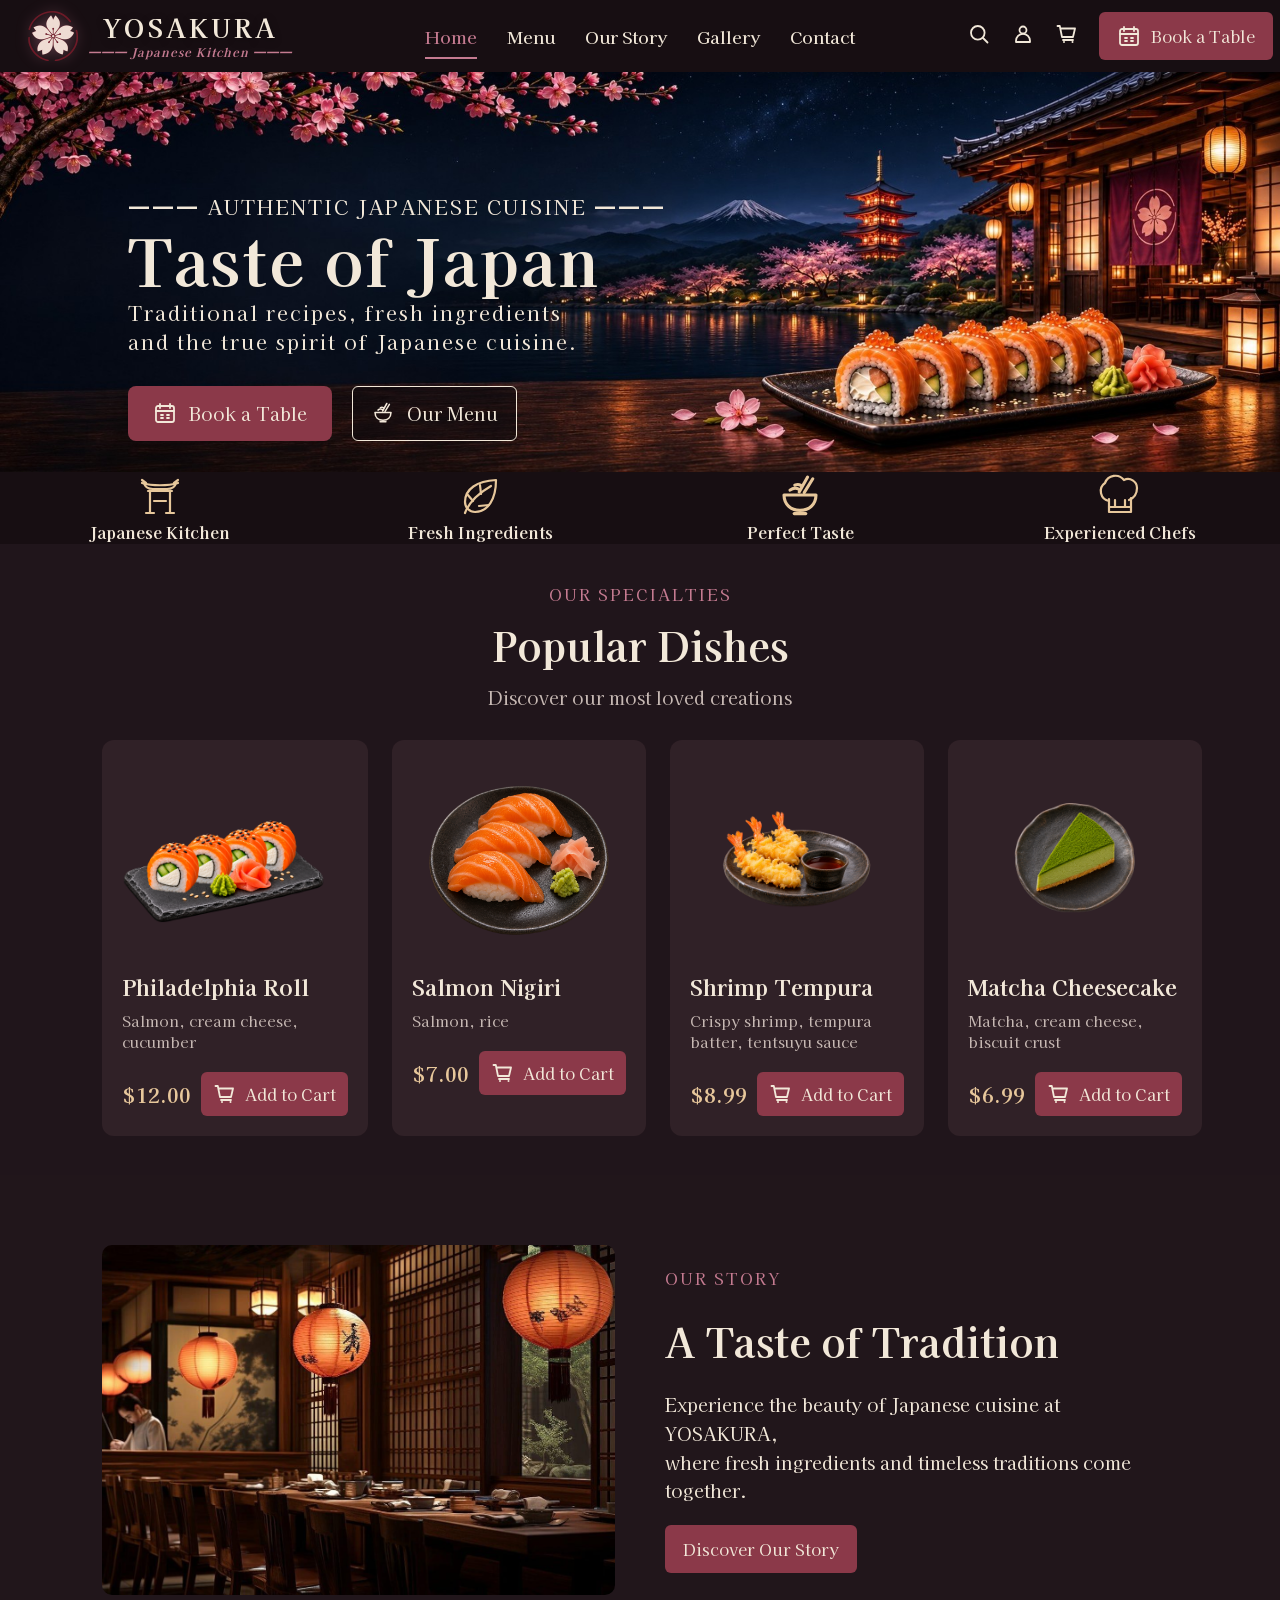
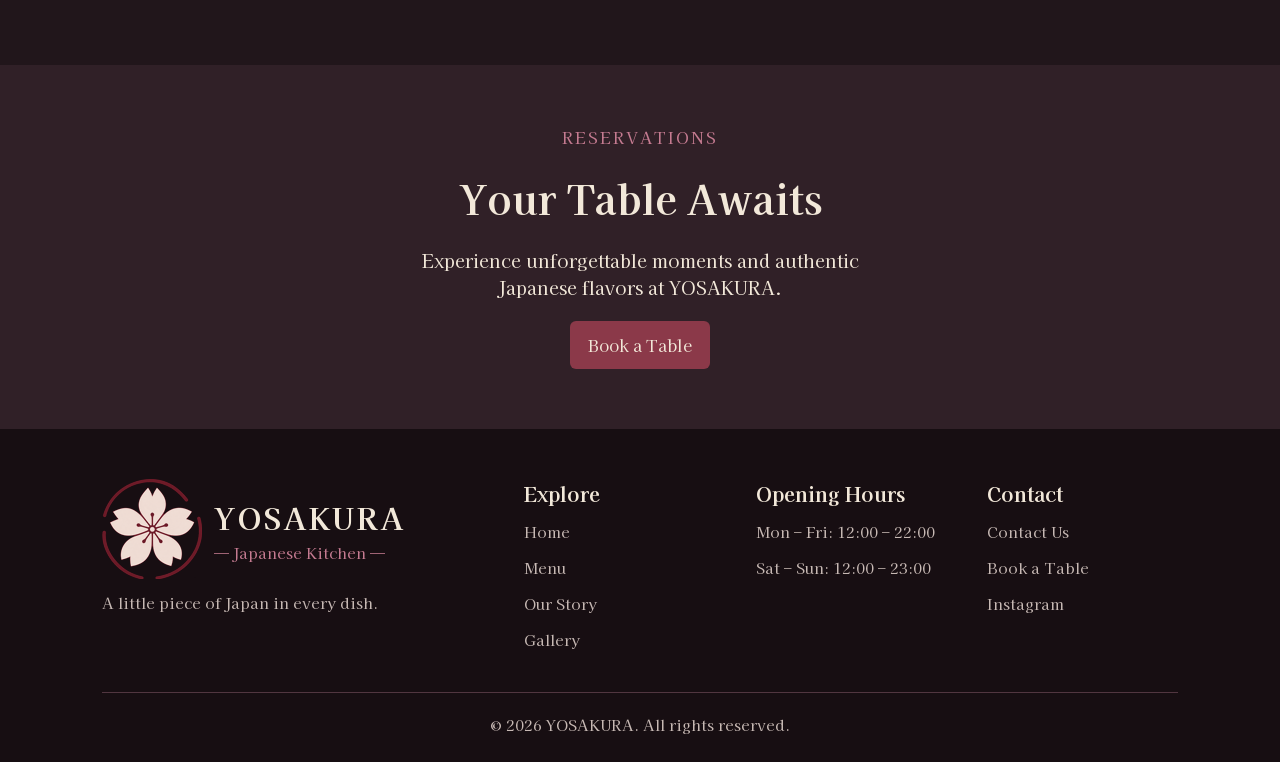
<file: index.html>
<!DOCTYPE html>
<html lang="en">
<head>
    <meta charset="UTF-8">
    <meta name="viewport" content="width=device-width, initial-scale=1.0">
    <link rel="preconnect" href="https://fonts.googleapis.com">
<link rel="preconnect" href="https://fonts.gstatic.com" crossorigin>

<link href="https://fonts.googleapis.com/css2?family=Kaisei+Decol:wght@400;500;700&family=LXGW+WenKai+TC&display=swap" rel="stylesheet">

<link rel="stylesheet" href="style.css">
    <title>Yosakura</title>
</head>
<body>
    <div id ="wrapper">
        <header id ="header">
            <a href="index.html"  class="logo">
                <img src="/img/logo.png" alt="logo">
                <div class ="name">
                <span>YOSAKURA</span>
                <p>━━━ Japanese Kitchen ━━━</p>
                </div>               
            </a>

            <nav>
                <a href="index.html" class="active">Home</a>
                <a href="menu.html">Menu</a>
                <a href="about.html">Our Story</a>
                <a href="gallery.html">Gallery</a>
                <a href="contacts.html">Contact</a>
            </nav>

            <div id = "icons">
                <a href="#"><img src="/img/search.svg" alt="search"></a>
                <a href="#"><img src="/img/account.svg" alt="account"></a>
                <a href="#"><img src="/img/cart.svg" alt="cart"></a>
                <a href="book.html" class ="book"><img src="/img/calendar.svg" alt="calendar"><span>Book a Table</span></a>
            </div>


        </header>

        <div id ="body">
            
            <div id="hero">
                <img src="/img/banner.jpg" alt="banner">
                <div class = "banner-text">
                    <p>━━━  AUTHENTIC JAPANESE CUISINE  ━━━</p>
                    <h1>Taste of Japan</h1>
                    <p>Traditional recipes, fresh ingredients<br>and the true spirit of Japanese cuisine.</p>
                    <div class="button">
                        <a href="#" class ="book"><img src="/img/calendar.svg" alt="calendar"><span>Book a Table</span></a>
                        <a href="#" class ="menu"><img src="/img/menu.svg" alt="menu"><span>Our Menu</span></a>
                    </div>
                </div>
            </div>
            
            <div id="features">
                <div><img src="/img/japanese-classics.svg" alt="japan_clasic"></a><p>Japanese Kitchen</p></div>
                <div><img src="/img/fresh-ingredients.svg" alt="fresh_ingrdnts"></a><p>Fresh Ingredients</p></div>
                <div><img src="/img/perfect_taste.svg" alt="r"></a><p>Perfect Taste</p></div>
                <div><img src="/img/experienced-chefs.svg" alt="exp_chefs"></a><p>Experienced Chefs</p></div>
            </div>

            <div id ="pop-dish">
                <p>OUR SPECIALTIES</p>
                <h2>Popular Dishes</h2>
                <p>Discover our most loved creations</p>
                <div class = "cards-line">
                    <div class="card">
                        <img src="/img/menu/philadelphia_full_plate.png" alt= "philadelphia">
                        <h3>Philadelphia Roll</h3>
                        <p class="contain">Salmon, cream cheese, cucumber</p>
                        <div class="card-bottom">
                            <p class="price">$12.00</p>
                            <a href="#" class="cart-but"><img src="/img/cart.svg" alt="add-to-cart">Add to Cart</a>
                        </div>
                    </div>

                    <div class="card">
                        <img src="/img/menu/sushi.png" alt= "salmon-nigiri">
                        <h3>Salmon Nigiri</h3>
                        <p class="contain">Salmon, rice</p>
                        <div class="card-bottom">
                            <p class="price">$7.00</p>
                            <a href="#" class="cart-but"><img src="/img/cart.svg" alt="add-to-cart">Add to Cart</a>
                        </div>
                    </div>

                    <div class="card">
                                    <img src="/img/menu/full_plate_shrimp-tempura.png" alt="Shrimp Tempura">
                                <h3>Shrimp Tempura</h3>
                                <p class="contain">Crispy shrimp, tempura batter, tentsuyu sauce</p>
                                <div class="card-bottom">
                                    <p class="price">$8.99</p>
                                    <a href="#" class="cart-but">
                                        <img src="/img/cart.svg" alt="add-to-cart">Add to Cart
                                    </a>
                                </div>
                            </div>

                            <div class="card">
                                    <img src="/img/menu/matcha-сheesecake1.png" alt="Matcha Cheesecake">
                                <h3>Matcha Cheesecake</h3>
                                <p class="contain">Matcha, cream cheese, biscuit crust</p>
                                <div class="card-bottom">
                                    <p class="price">$6.99</p>
                                    <a href="#" class="cart-but">
                                        <img src="/img/cart.svg" alt="add-to-cart">Add to Cart
                                    </a>
                                </div>
                            </div>


                </div>
            </div>

            <div id = "about">
                <div class ="about_img">
                    <img src="/img/restr.jfif" alt="restaraunt">
                </div>
                <div class ="about_text">
                    <p>OUR STORY</p>
                    <h2>A Taste of Tradition</h2>
                    <p>Experience the beauty of Japanese cuisine at YOSAKURA,<br>where fresh ingredients and timeless traditions come together.</p>
                    <a href="about.html" class="book">Discover Our Story</a>
                </div>
            </div>

            <div id = "booking">
                <p>RESERVATIONS</p>
                <h2>Your Table Awaits</h2>
                <p>Experience unforgettable moments and authentic<br>Japanese flavors at YOSAKURA.</p>
                <a href="booking.html" class="book">Book a Table</a>
            </div>
        </div>
        
        <footer id="footer">
            <div class="footer-col">
                <a href="index.html" class="footer-logo">
                    <img src="/img/logo.png" alt="logo">
                    <div>
                        <h2>YOSAKURA</h2>
                        <p>— Japanese Kitchen —</p>
                    </div>
                </a>
                <p>A little piece of Japan in every dish.</p>
            </div>

            <div class="footer-col">
                <h3>Explore</h3>
                <a href="index.html">Home</a>
                <a href="menu.html">Menu</a>
                <a href="about.html">Our Story</a>
                <a href="gallery.html">Gallery</a>
            </div>

            <div class="footer-col">
                <h3>Opening Hours</h3>
                <p>Mon – Fri: 12:00 – 22:00</p>
                <p>Sat – Sun: 12:00 – 23:00</p>
            </div>

            <div class="footer-col">
                <h3>Contact</h3>
                <a href="contact.html">Contact Us</a>
                <a href="booking.html">Book a Table</a>
                <a href="#">Instagram</a>
            </div>

            <div class="footer-bottom">
                <p>© 2026 YOSAKURA. All rights reserved.</p>
            </div>
        </footer>

    </div>
</body>
</html>
</file>
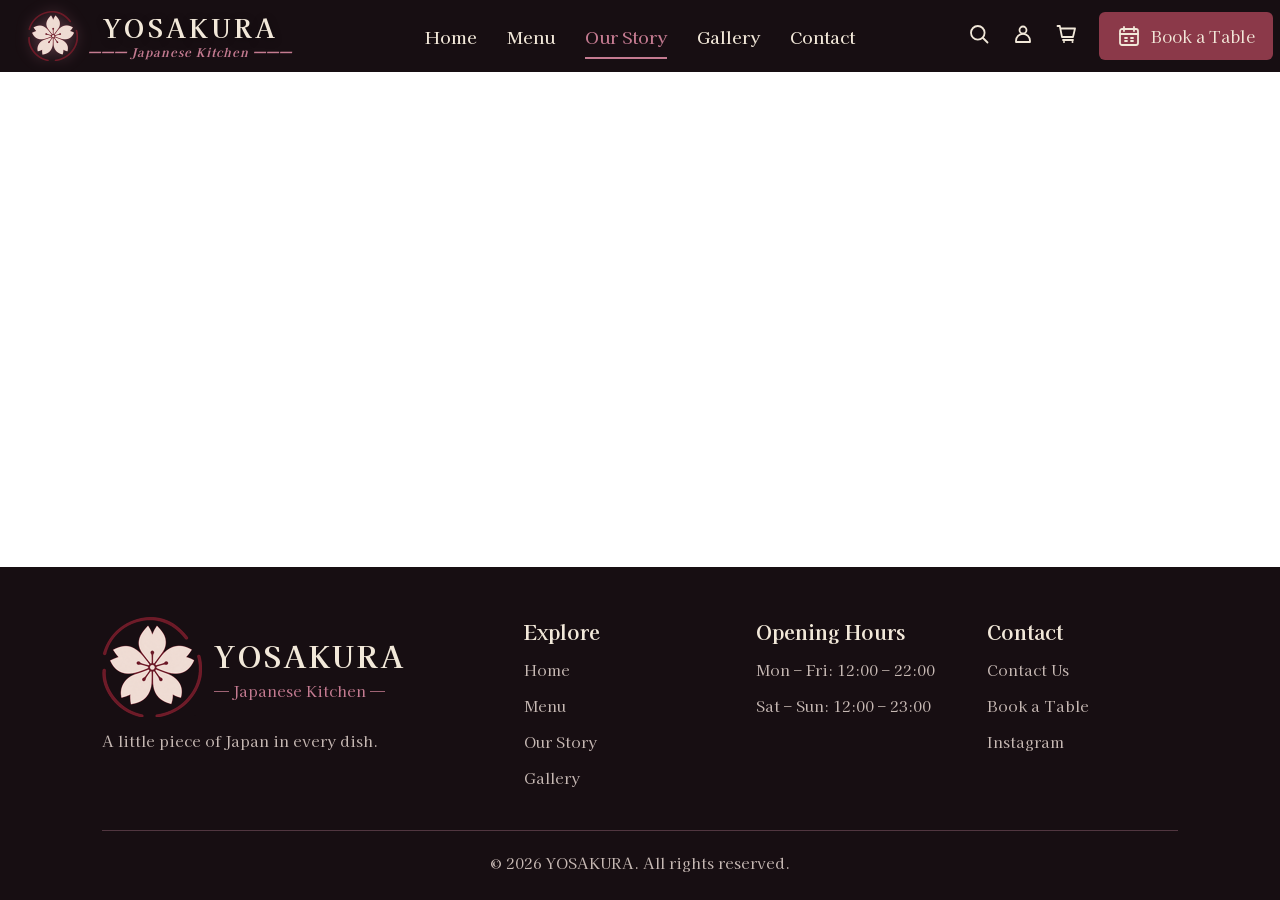
<file: about.html>
<!DOCTYPE html>
<html lang="en">
<head>
    <meta charset="UTF-8">
    <meta name="viewport" content="width=device-width, initial-scale=1.0">
    <link rel="preconnect" href="https://fonts.googleapis.com">
<link rel="preconnect" href="https://fonts.gstatic.com" crossorigin>

<link href="https://fonts.googleapis.com/css2?family=Kaisei+Decol:wght@400;500;700&family=LXGW+WenKai+TC&display=swap" rel="stylesheet">

<link rel="stylesheet" href="style.css">
    <title>Yosakura</title>
</head>
<body>
    <div id ="wrapper">
        <header id ="header">
            <a href="index.html"  class="logo">
                <img src="/img/logo.png" alt="logo">
                <div class ="name">
                <span>YOSAKURA</span>
                <p>━━━ Japanese Kitchen ━━━</p>
                </div>               
            </a>

            <nav>
                <a href="index.html">Home</a>
                <a href="menu.html">Menu</a>
                <a href="about.html" class="active">Our Story</a>
                <a href="gallery.html">Gallery</a>
                <a href="contacts.html">Contact</a>
            </nav>

            <div id = "icons">
                <a href="#"><img src="/img/search.svg" alt="search"></a>
                <a href="#"><img src="/img/account.svg" alt="account"></a>
                <a href="#"><img src="/img/cart.svg" alt="cart"></a>
                <a href="book.html" class ="book"><img src="/img/calendar.svg" alt="calendar"><span>Book a Table</span></a>
            </div>


        </header>

        <div id ="body">
        </div>
            

        
        <footer id="footer">
            <div class="footer-col">
                <a href="index.html" class="footer-logo">
                    <img src="/img/logo.png" alt="logo">
                    <div>
                        <h2>YOSAKURA</h2>
                        <p>— Japanese Kitchen —</p>
                    </div>
                </a>
                <p>A little piece of Japan in every dish.</p>
            </div>

            <div class="footer-col">
                <h3>Explore</h3>
                <a href="index.html">Home</a>
                <a href="menu.html">Menu</a>
                <a href="about.html">Our Story</a>
                <a href="gallery.html">Gallery</a>
            </div>

            <div class="footer-col">
                <h3>Opening Hours</h3>
                <p>Mon – Fri: 12:00 – 22:00</p>
                <p>Sat – Sun: 12:00 – 23:00</p>
            </div>

            <div class="footer-col">
                <h3>Contact</h3>
                <a href="contact.html">Contact Us</a>
                <a href="booking.html">Book a Table</a>
                <a href="#">Instagram</a>
            </div>

            <div class="footer-bottom">
                <p>© 2026 YOSAKURA. All rights reserved.</p>
            </div>
        </footer>

    </div>
</body>
</html>
</file>
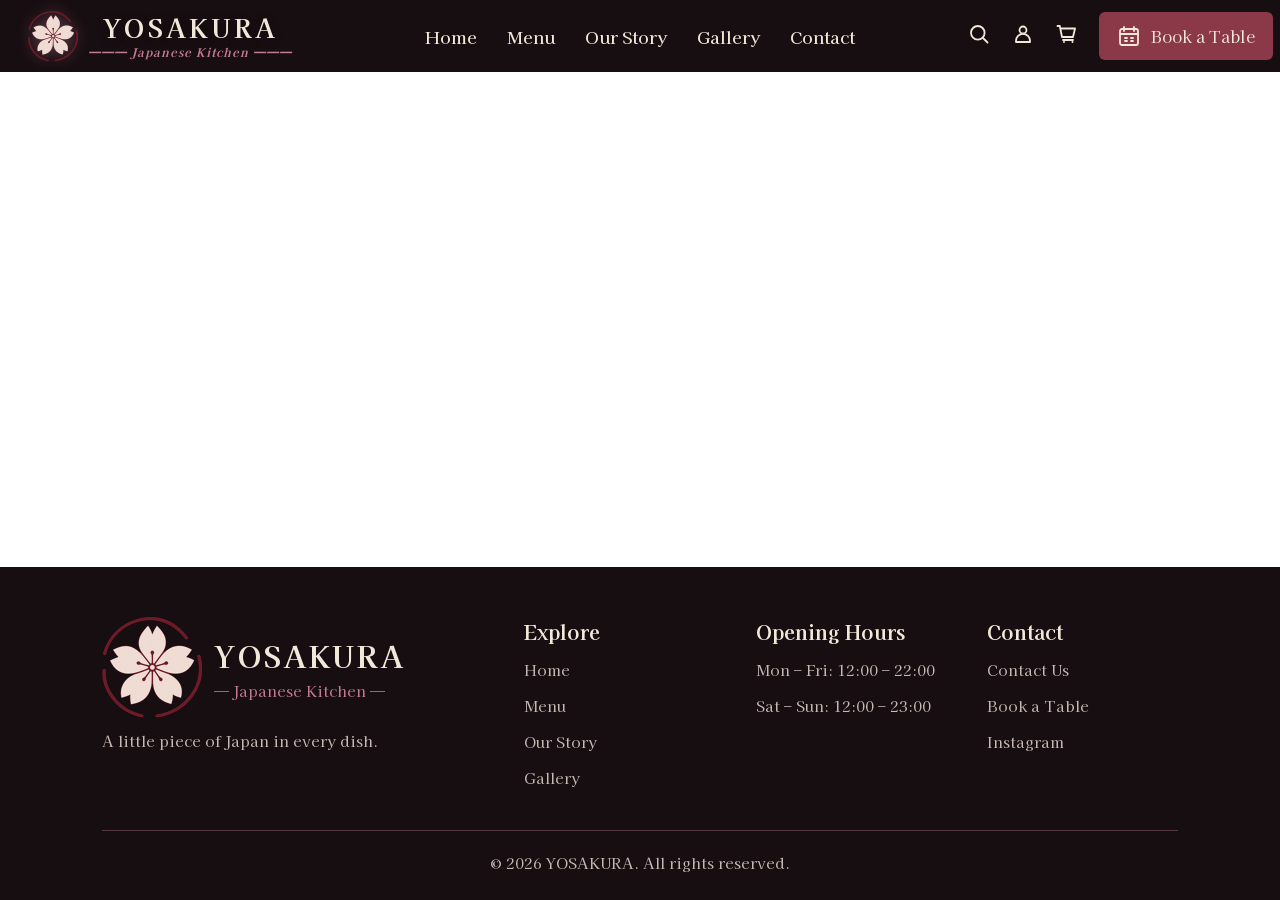
<file: book.html>
<!DOCTYPE html>
<html lang="en">
<head>
    <meta charset="UTF-8">
    <meta name="viewport" content="width=device-width, initial-scale=1.0">
    <link rel="preconnect" href="https://fonts.googleapis.com">
<link rel="preconnect" href="https://fonts.gstatic.com" crossorigin>

<link href="https://fonts.googleapis.com/css2?family=Kaisei+Decol:wght@400;500;700&family=LXGW+WenKai+TC&display=swap" rel="stylesheet">

<link rel="stylesheet" href="style.css">
    <title>Yosakura</title>
</head>
<body>
    <div id ="wrapper">
        <header id ="header">
            <a href="index.html"  class="logo">
                <img src="/img/logo.png" alt="logo">
                <div class ="name">
                <span>YOSAKURA</span>
                <p>━━━ Japanese Kitchen ━━━</p>
                </div>               
            </a>

            <nav>
                <a href="index.html">Home</a>
                <a href="menu.html">Menu</a>
                <a href="about.html">Our Story</a>
                <a href="gallery.html">Gallery</a>
                <a href="contacts.html">Contact</a>
            </nav>

            <div id = "icons">
                <a href="#"><img src="/img/search.svg" alt="search"></a>
                <a href="#"><img src="/img/account.svg" alt="account"></a>
                <a href="#"><img src="/img/cart.svg" alt="cart"></a>
                <a href="book.html" class ="book"><img src="/img/calendar.svg" alt="calendar"><span>Book a Table</span></a>
            </div>


        </header>

        <div id ="body">
        </div>
            

        
        <footer id="footer">
            <div class="footer-col">
                <a href="index.html" class="footer-logo">
                    <img src="/img/logo.png" alt="logo">
                    <div>
                        <h2>YOSAKURA</h2>
                        <p>— Japanese Kitchen —</p>
                    </div>
                </a>
                <p>A little piece of Japan in every dish.</p>
            </div>

            <div class="footer-col">
                <h3>Explore</h3>
                <a href="index.html">Home</a>
                <a href="menu.html">Menu</a>
                <a href="about.html">Our Story</a>
                <a href="gallery.html">Gallery</a>
            </div>

            <div class="footer-col">
                <h3>Opening Hours</h3>
                <p>Mon – Fri: 12:00 – 22:00</p>
                <p>Sat – Sun: 12:00 – 23:00</p>
            </div>

            <div class="footer-col">
                <h3>Contact</h3>
                <a href="contact.html">Contact Us</a>
                <a href="booking.html">Book a Table</a>
                <a href="#">Instagram</a>
            </div>

            <div class="footer-bottom">
                <p>© 2026 YOSAKURA. All rights reserved.</p>
            </div>
        </footer>

    </div>
</body>
</html>
</file>
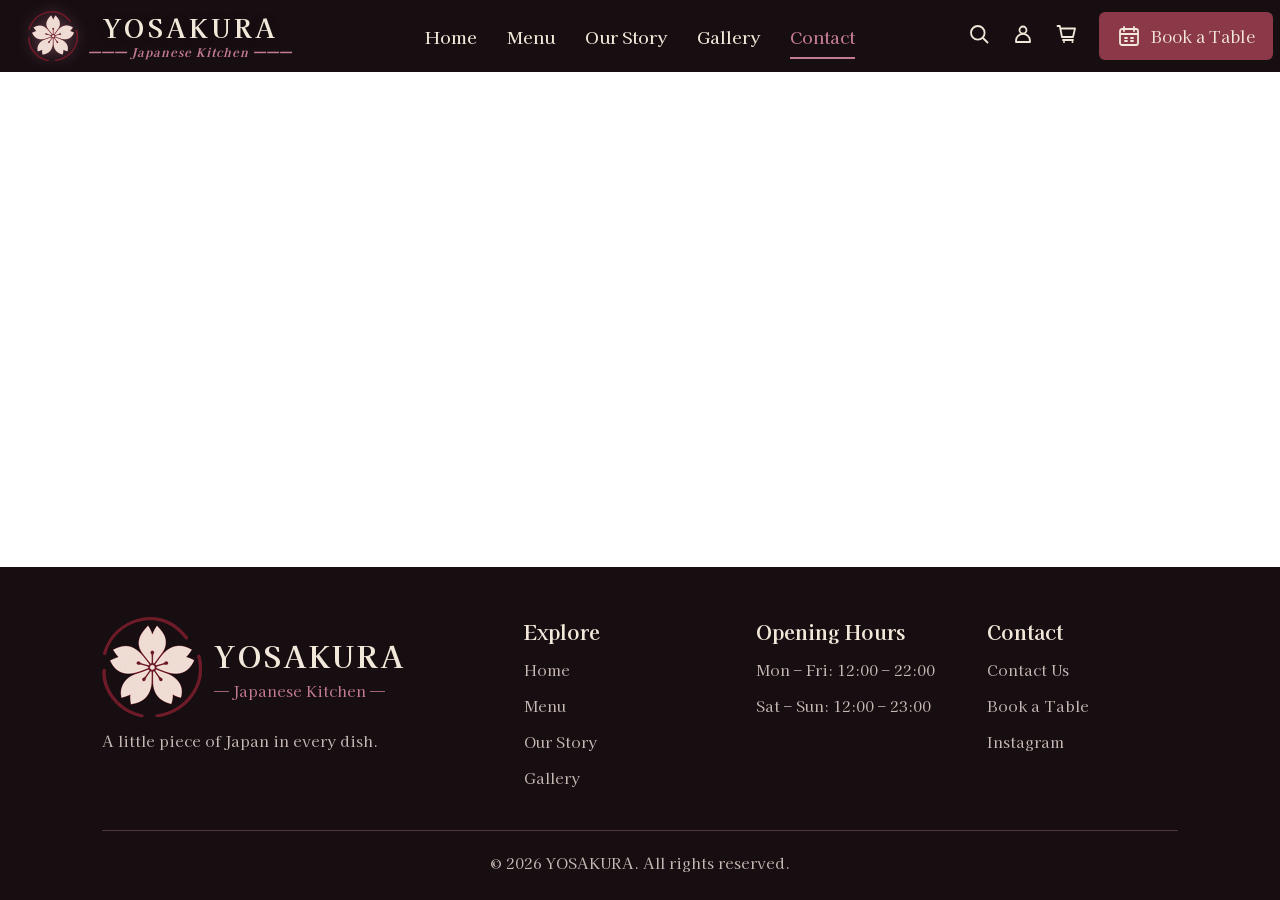
<file: contacts.html>
<!DOCTYPE html>
<html lang="en">
<head>
    <meta charset="UTF-8">
    <meta name="viewport" content="width=device-width, initial-scale=1.0">
    <link rel="preconnect" href="https://fonts.googleapis.com">
<link rel="preconnect" href="https://fonts.gstatic.com" crossorigin>

<link href="https://fonts.googleapis.com/css2?family=Kaisei+Decol:wght@400;500;700&family=LXGW+WenKai+TC&display=swap" rel="stylesheet">

<link rel="stylesheet" href="style.css">
    <title>Yosakura</title>
</head>
<body>
    <div id ="wrapper">
        <header id ="header">
            <a href="index.html"  class="logo">
                <img src="/img/logo.png" alt="logo">
                <div class ="name">
                <span>YOSAKURA</span>
                <p>━━━ Japanese Kitchen ━━━</p>
                </div>               
            </a>

            <nav>
                <a href="index.html">Home</a>
                <a href="menu.html">Menu</a>
                <a href="about.html">Our Story</a>
                <a href="gallery.html">Gallery</a>
                <a href="contacts.html" class="active">Contact</a>
            </nav>

            <div id = "icons">
                <a href="#"><img src="/img/search.svg" alt="search"></a>
                <a href="#"><img src="/img/account.svg" alt="account"></a>
                <a href="#"><img src="/img/cart.svg" alt="cart"></a>
                <a href="book.html" class ="book"><img src="/img/calendar.svg" alt="calendar"><span>Book a Table</span></a>
            </div>


        </header>

        <div id ="body">
        </div>
            

        
        <footer id="footer">
            <div class="footer-col">
                <a href="index.html" class="footer-logo">
                    <img src="/img/logo.png" alt="logo">
                    <div>
                        <h2>YOSAKURA</h2>
                        <p>— Japanese Kitchen —</p>
                    </div>
                </a>
                <p>A little piece of Japan in every dish.</p>
            </div>

            <div class="footer-col">
                <h3>Explore</h3>
                <a href="index.html">Home</a>
                <a href="menu.html">Menu</a>
                <a href="about.html">Our Story</a>
                <a href="gallery.html">Gallery</a>
            </div>

            <div class="footer-col">
                <h3>Opening Hours</h3>
                <p>Mon – Fri: 12:00 – 22:00</p>
                <p>Sat – Sun: 12:00 – 23:00</p>
            </div>

            <div class="footer-col">
                <h3>Contact</h3>
                <a href="contact.html">Contact Us</a>
                <a href="booking.html">Book a Table</a>
                <a href="#">Instagram</a>
            </div>

            <div class="footer-bottom">
                <p>© 2026 YOSAKURA. All rights reserved.</p>
            </div>
        </footer>

    </div>
</body>
</html>
</file>
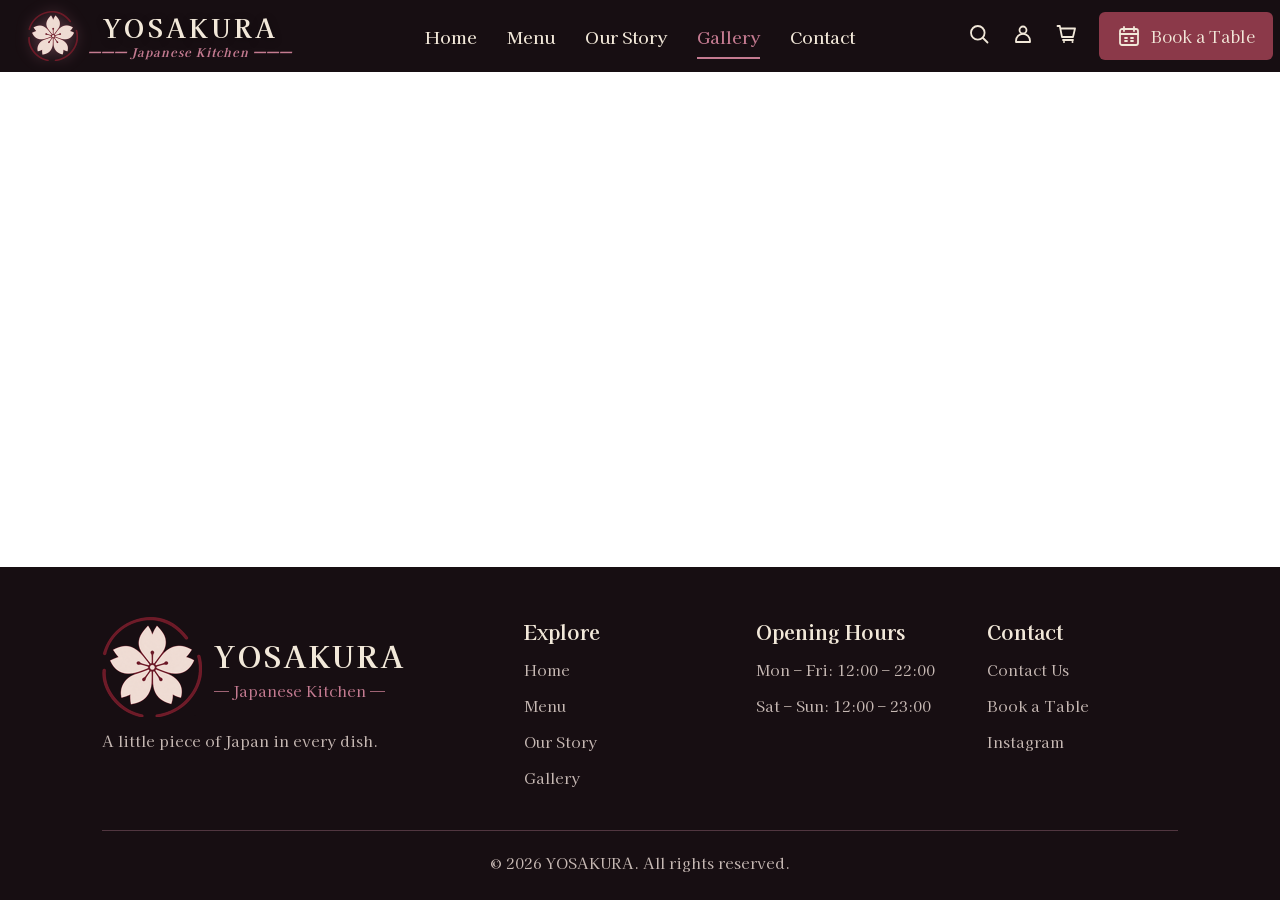
<file: gallery.html>
<!DOCTYPE html>
<html lang="en">
<head>
    <meta charset="UTF-8">
    <meta name="viewport" content="width=device-width, initial-scale=1.0">
    <link rel="preconnect" href="https://fonts.googleapis.com">
<link rel="preconnect" href="https://fonts.gstatic.com" crossorigin>

<link href="https://fonts.googleapis.com/css2?family=Kaisei+Decol:wght@400;500;700&family=LXGW+WenKai+TC&display=swap" rel="stylesheet">

<link rel="stylesheet" href="style.css">
    <title>Yosakura</title>
</head>
<body>
    <div id ="wrapper">
        <header id ="header">
            <a href="index.html"  class="logo">
                <img src="/img/logo.png" alt="logo">
                <div class ="name">
                <span>YOSAKURA</span>
                <p>━━━ Japanese Kitchen ━━━</p>
                </div>               
            </a>

            <nav>
                <a href="index.html">Home</a>
                <a href="menu.html">Menu</a>
                <a href="about.html">Our Story</a>
                <a href="gallery.html" class="active">Gallery</a>
                <a href="contacts.html">Contact</a>
            </nav>

            <div id = "icons">
                <a href="#"><img src="/img/search.svg" alt="search"></a>
                <a href="#"><img src="/img/account.svg" alt="account"></a>
                <a href="#"><img src="/img/cart.svg" alt="cart"></a>
                <a href="book.html" class ="book"><img src="/img/calendar.svg" alt="calendar"><span>Book a Table</span></a>
            </div>


        </header>

        <div id ="body">
        </div>
            

        
        <footer id="footer">
            <div class="footer-col">
                <a href="index.html" class="footer-logo">
                    <img src="/img/logo.png" alt="logo">
                    <div>
                        <h2>YOSAKURA</h2>
                        <p>— Japanese Kitchen —</p>
                    </div>
                </a>
                <p>A little piece of Japan in every dish.</p>
            </div>

            <div class="footer-col">
                <h3>Explore</h3>
                <a href="index.html">Home</a>
                <a href="menu.html">Menu</a>
                <a href="about.html">Our Story</a>
                <a href="gallery.html">Gallery</a>
            </div>

            <div class="footer-col">
                <h3>Opening Hours</h3>
                <p>Mon – Fri: 12:00 – 22:00</p>
                <p>Sat – Sun: 12:00 – 23:00</p>
            </div>

            <div class="footer-col">
                <h3>Contact</h3>
                <a href="contact.html">Contact Us</a>
                <a href="booking.html">Book a Table</a>
                <a href="#">Instagram</a>
            </div>

            <div class="footer-bottom">
                <p>© 2026 YOSAKURA. All rights reserved.</p>
            </div>
        </footer>

    </div>
</body>
</html>
</file>
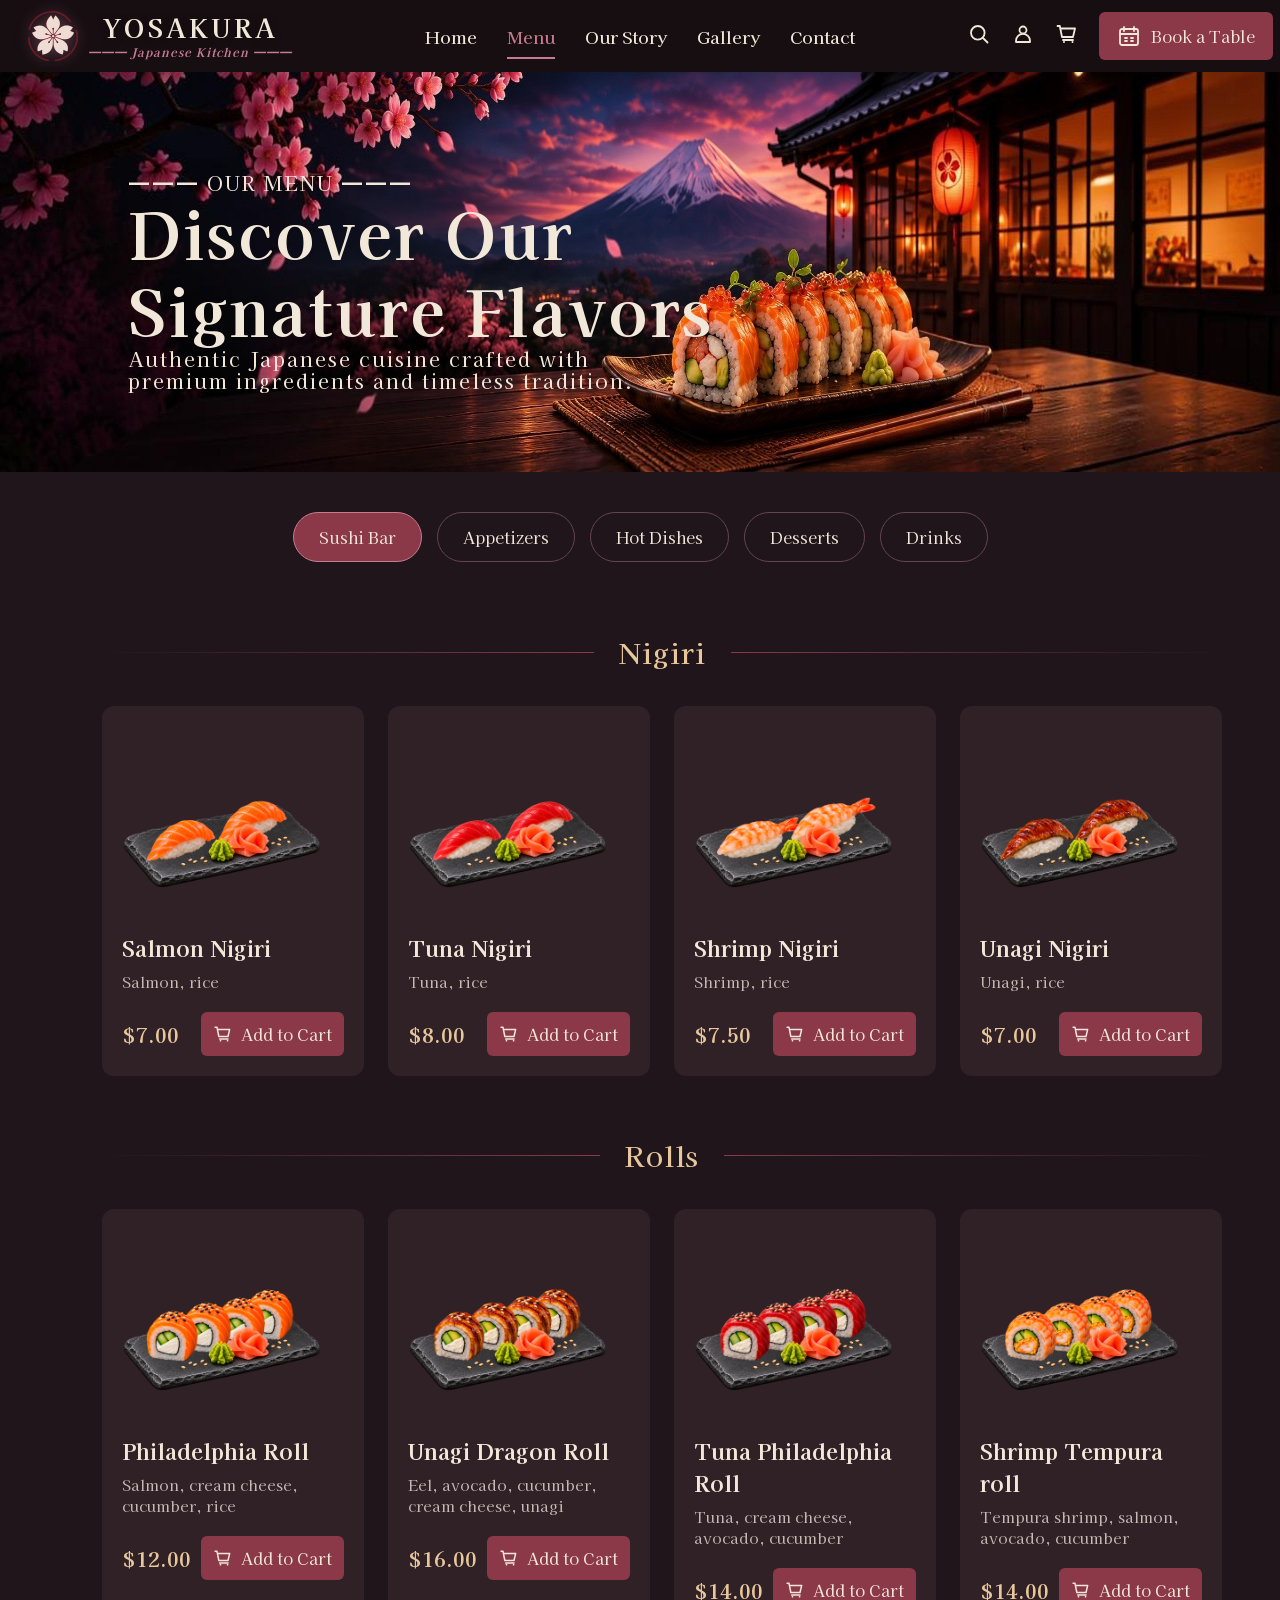
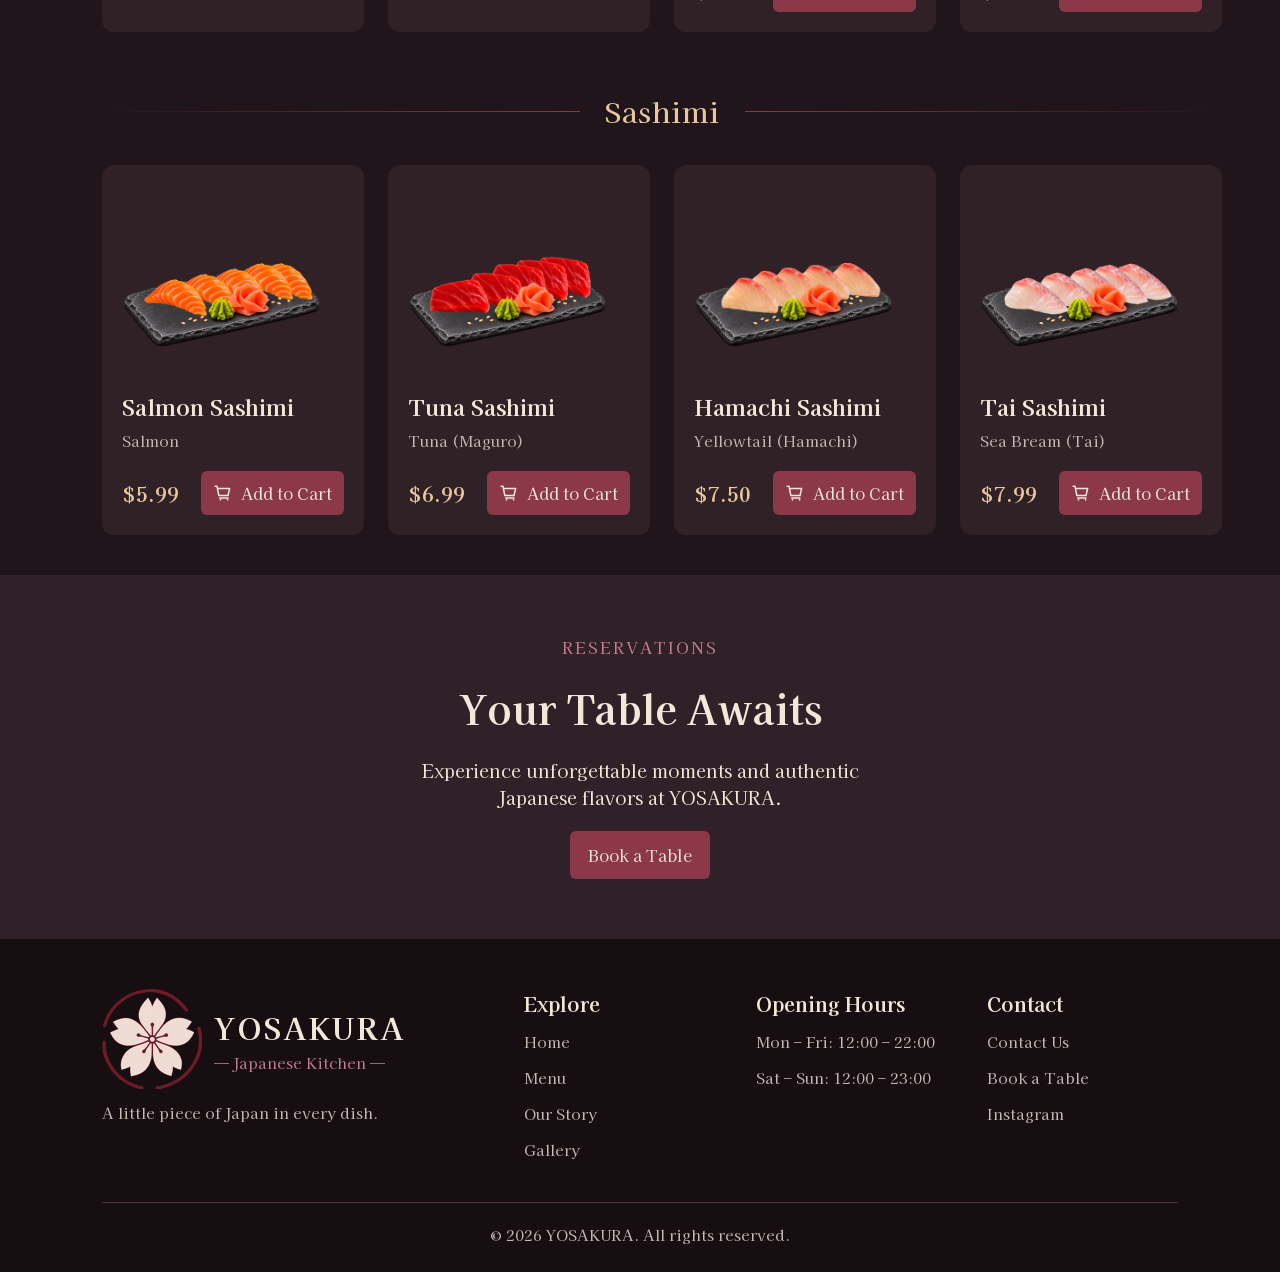
<file: menu.html>
<!DOCTYPE html>
<html lang="en">

<head>
    <meta charset="UTF-8">
    <meta name="viewport" content="width=device-width, initial-scale=1.0">
    <link rel="preconnect" href="https://fonts.googleapis.com">
    <link rel="preconnect" href="https://fonts.gstatic.com" crossorigin>

    <link
        href="https://fonts.googleapis.com/css2?family=Kaisei+Decol:wght@400;500;700&family=LXGW+WenKai+TC&display=swap"
        rel="stylesheet">

    <link rel="stylesheet" href="style.css">
    <link rel="stylesheet" href="style-menu.css">
    <title>Yosakura</title>
</head>

<body>
    <div id="wrapper">
        <header id="header">
            <a href="index.html" class="logo">
                <img src="/img/logo.png" alt="logo">
                <div class="name">
                    <span>YOSAKURA</span>
                    <p>━━━ Japanese Kitchen ━━━</p>
                </div>
            </a>

            <nav>
                <a href="index.html">Home</a>
                <a href="menu.html" class="active">Menu</a>
                <a href="about.html">Our Story</a>
                <a href="gallery.html">Gallery</a>
                <a href="contacts.html">Contact</a>
            </nav>

            <div id="icons">
                <a href="#"><img src="/img/search.svg" alt="search"></a>
                <a href="#"><img src="/img/account.svg" alt="account"></a>
                <a href="#"><img src="/img/cart.svg" alt="cart"></a>
                <a href="book.html" class="book"><img src="/img/calendar.svg" alt="calendar"><span>Book a
                        Table</span></a>
            </div>


        </header>

        <div id="hero">
            <img src="/img/menu/banner-menu.jpg" alt="banner-menu">
            <div class="banner-text">
                <p>━━━ OUR MENU ━━━</p>
                <h1>Discover Our</h1>
                <h1>Signature Flavors</h1>
                <p>Authentic Japanese cuisine crafted with<br>premium ingredients and timeless tradition.</p>
            </div>
        </div>

        <div id="body">
            <div class="menu-catalog">
                <input type="radio" name="category" id="sushi-bar" checked>
                <input type="radio" name="category" id="appetizers">
                <input type="radio" name="category" id="hot-dishes">
                <input type="radio" name="category" id="desserts">
                <input type="radio" name="category" id="drinks">

                <div class="menu-buttons">
                    <label for="sushi-bar">Sushi Bar</label>
                    <label for="appetizers">Appetizers</label>
                    <label for="hot-dishes">Hot Dishes</label>
                    <label for="desserts">Desserts</label>
                    <label for="drinks">Drinks</label>
                </div>

                <div class="menu-products">
                    <div class="menu-sushi-bar">
                        <div class="cards-line">
                            <h2 class="menu-divider">Nigiri</h2>
                            <div class="card">
                                <div class="sushi-photo">
                                    <img class="full" src="/img/menu/salmon-nigiri_full_plate.png" alt="salmon-nigiri">
                                    <img class="back" src="/img/menu/salmon-nigiri_half_plate.png"
                                        alt="salmon-nigiri-half">
                                    <img class="lift" src="/img/menu/salmon-nigiri_stick.png"
                                        alt="salmon-nigiri-sticks">
                                </div>
                                <h3>Salmon Nigiri</h3>
                                <p class="contain">Salmon, rice</p>
                                <div class="card-bottom">
                                    <p class="price">$7.00</p>
                                    <a href="#" class="cart-but"><img src="/img/cart.svg" alt="add-to-cart">Add to
                                        Cart</a>
                                </div>
                            </div>

                            <div class="card">
                                <div class="sushi-photo">
                                    <img class="full" src="/img/menu/tuna-nigiri_full_plate.png" alt="tuna-nigiri">
                                    <img class="back" src="/img/menu/tuna-nigiri_half_plate.png" alt="tuna-nigiri-half">
                                    <img class="lift" src="/img/menu/tuna-nigiri_stick.png" alt="tuna-nigiri-sticks">
                                </div>
                                <h3>Tuna Nigiri</h3>
                                <p class="contain">Tuna, rice</p>
                                <div class="card-bottom">
                                    <p class="price">$8.00</p>
                                    <a href="#" class="cart-but"><img src="/img/cart.svg" alt="add-to-cart">Add to
                                        Cart</a>
                                </div>
                            </div>

                            <div class="card">
                                <div class="sushi-photo">
                                    <img class="full" src="/img/menu/shrimp-nigiri_full_plate.png" alt="shrimp-nigiri">
                                    <img class="back" src="/img/menu/shrimp-nigiri_half_plate.png"
                                        alt="salmon-nigiri-half">
                                    <img class="lift" src="/img/menu/shrimp-nigiri_stick.png"
                                        alt="shrimp-nigiri-sticks">
                                </div>
                                <h3>Shrimp Nigiri</h3>
                                <p class="contain">Shrimp, rice</p>
                                <div class="card-bottom">
                                    <p class="price">$7.50</p>
                                    <a href="#" class="cart-but"><img src="/img/cart.svg" alt="add-to-cart">Add to
                                        Cart</a>
                                </div>
                            </div>

                            <div class="card">
                                <div class="sushi-photo">
                                    <img class="full" src="/img/menu/unagi-nigiri_full_plate.png" alt="unagi-nigiri">
                                    <img class="back" src="/img/menu/unagi-nigiri_half_plate.png"
                                        alt="unagi-nigiri-half">
                                    <img class="lift" src="/img/menu/unagi-nigiri_stick.png" alt="unagi-nigiri-sticks">
                                </div>
                                <h3>Unagi Nigiri</h3>
                                <p class="contain">Unagi, rice</p>
                                <div class="card-bottom">
                                    <p class="price">$7.00</p>
                                    <a href="#" class="cart-but"><img src="/img/cart.svg" alt="add-to-cart">Add to
                                        Cart</a>
                                </div>
                            </div>

                            <h2 class="menu-divider">Rolls</h2>

                            <div class="card">
                                <div class="sushi-photo">
                                    <img class="full" src="/img/menu/philadelphia_full_plate.png" alt="philadelphia">
                                    <img class="back" src="/img/menu/philadelphia_3roll_plate.png" alt="rollplate">
                                    <img class="lift" src="/img/menu/philadelphia_stick.png" alt="rollstick">
                                </div>
                                <h3>Philadelphia Roll</h3>
                                <p class="contain">Salmon, cream cheese, cucumber, rice</p>
                                <div class="card-bottom">
                                    <p class="price">$12.00</p>
                                    <a href="#" class="cart-but"><img src="/img/cart.svg" alt="add-to-cart">Add to
                                        Cart</a>
                                </div>
                            </div>

                            <div class="card">
                                <div class="sushi-photo">
                                    <img class="full" src="/img/menu/unagi-dragon_full_plate.png" alt="philadelphia">
                                    <img class="back" src="/img/menu/unagi-dragon_3roll_plate.png" alt="rollplate">
                                    <img class="lift" src="/img/menu/unagi-dragon_stick.png" alt="rollstick">
                                </div>
                                <h3>Unagi Dragon Roll</h3>
                                <p class="contain">Eel, avocado, cucumber, cream cheese, unagi</p>
                                <div class="card-bottom">
                                    <p class="price">$16.00</p>
                                    <a href="#" class="cart-but"><img src="/img/cart.svg" alt="add-to-cart">Add to
                                        Cart</a>
                                </div>
                            </div>

                            <div class="card">
                                <div class="sushi-photo">
                                    <img class="full" src="/img/menu/tuna-philadelphia_full_plate.png"
                                        alt="philadelphia">
                                    <img class="back" src="/img/menu/tuna-philadelphia_3roll_plate.png" alt="rollplate">
                                    <img class="lift" src="/img/menu/tuna-philadelphia_stick.png" alt="rollstick">
                                </div>
                                <h3>Tuna Philadelphia Roll</h3>
                                <p class="contain">Tuna, cream cheese, avocado, cucumber</p>
                                <div class="card-bottom">
                                    <p class="price">$14.00</p>
                                    <a href="#" class="cart-but"><img src="/img/cart.svg" alt="add-to-cart">Add to
                                        Cart</a>
                                </div>
                            </div>

                            <div class="card">
                                <div class="sushi-photo">
                                    <img class="full" src="/img/menu/shrimp-tempura_full_plate.png" alt="philadelphia">
                                    <img class="back" src="/img/menu/shrimp-tempura_3roll_plate.png" alt="rollplate">
                                    <img class="lift" src="/img/menu/shrimp-tempura_stick.png" alt="rollstick">
                                </div>
                                <h3>Shrimp Tempura roll</h3>
                                <p class="contain">Tempura shrimp, salmon, avocado, cucumber</p>
                                <div class="card-bottom">
                                    <p class="price">$14.00</p>
                                    <a href="#" class="cart-but"><img src="/img/cart.svg" alt="add-to-cart">Add to
                                        Cart</a>
                                </div>
                            </div>

                            <h2 class="menu-divider">Sashimi</h2>

                            <div class="card">
                                <div class="sushi-photo">
                                    <img class="full" src="/img/menu/salmon-sashimi_full_plate.png"
                                        alt="salmon-sashimi">
                                    <img class="back" src="/img/menu/salmon-sashimi_half_plate.png"
                                        alt="salmon-sashimi-half">
                                    <img class="lift" src="/img/menu/salmon-sashimi_stick.png"
                                        alt="salmon-sashimi-sticks">
                                </div>
                                <h3>Salmon Sashimi</h3>
                                <p class="contain">Salmon</p>
                                <div class="card-bottom">
                                    <p class="price">$5.99</p>
                                    <a href="#" class="cart-but"><img src="/img/cart.svg" alt="add-to-cart">Add to
                                        Cart</a>
                                </div>
                            </div>

                            <div class="card">
                                <div class="sushi-photo">
                                    <img class="full" src="/img/menu/tuna-sashimi_full_plate.png" alt="tuna-sashimi">
                                    <img class="back" src="/img/menu/tuna-sashimi_half_plate.png"
                                        alt="tuna-sashimi-half">
                                    <img class="lift" src="/img/menu/tuna-sashimi_stick.png" alt="tuna-sashimi-sticks">
                                </div>
                                <h3>Tuna Sashimi</h3>
                                <p class="contain">Tuna (Maguro)</p>
                                <div class="card-bottom">
                                    <p class="price">$6.99</p>
                                    <a href="#" class="cart-but"><img src="/img/cart.svg" alt="add-to-cart">Add to
                                        Cart</a>
                                </div>
                            </div>

                            <div class="card">
                                <div class="sushi-photo">
                                    <img class="full" src="/img/menu/hamachi-sashimi_full_plate.png"
                                        alt="hamachi-sashimi">
                                    <img class="back" src="/img/menu/hamachi-sashimi_half_plate.png"
                                        alt="hamachi-sashimi-half">
                                    <img class="lift" src="/img/menu/hamachi-sashimi_stick.png"
                                        alt="hamachi-sashimi-sticks">
                                </div>
                                <h3>Hamachi Sashimi</h3>
                                <p class="contain">Yellowtail (Hamachi)</p>
                                <div class="card-bottom">
                                    <p class="price">$7.50</p>
                                    <a href="#" class="cart-but"><img src="/img/cart.svg" alt="add-to-cart">Add to
                                        Cart</a>
                                </div>
                            </div>

                            <div class="card">
                                <div class="sushi-photo">
                                    <img class="full" src="/img/menu/tai-sashimi_full_plate.png" alt="tai-sashimi">
                                    <img class="back" src="/img/menu/tai-sashimi_half_plate.png" alt="tai-sashimi-half">
                                    <img class="lift" src="/img/menu/tai-sashimi_stick.png" alt="tai-sashimi-sticks">
                                </div>
                                <h3>Tai Sashimi</h3>
                                <p class="contain">Sea Bream (Tai)</p>
                                <div class="card-bottom">
                                    <p class="price">$7.99</p>
                                    <a href="#" class="cart-but"><img src="/img/cart.svg" alt="add-to-cart">Add to
                                        Cart</a>
                                </div>
                            </div>



                        </div>
                    </div>

                    <div class="menu-appetizers">

                        <div class="cards-line">
                            <h2 class="menu-divider">Tempura</h2>
                            <div class="card">
                                <div class="tempura">
                                    <img src="/img/menu/full_plate_shrimp-tempura.png" alt="Shrimp Tempura">
                                    <img src="/img/menu/sauce_tempura.png" alt="">
                                    <img src="/img/menu/half_plate_shrimp-tempura.png" alt="">
                                    <img src="/img/menu/dry_shrimp-tempura.png" alt="">
                                    <img src="/img/menu/wet_shrimp-tempura.png" alt="">
                                </div>

                                <h3>Shrimp Tempura</h3>
                                <p class="contain">Crispy shrimp, tempura batter, tentsuyu sauce</p>
                                <div class="card-bottom">
                                    <p class="price">$8.99</p>
                                    <a href="#" class="cart-but">
                                        <img src="/img/cart.svg" alt="add-to-cart">Add to Cart
                                    </a>
                                </div>
                            </div>

                            <div class="card">
                                <div class="tempura">
                                    <img src="/img/menu/full_plate_cheese-tempura.png" alt="Cheese Tempura">
                                    <img src="/img/menu/sauce_tempura.png" alt="">
                                    <img src="/img/menu/half_plate_cheese-tempura.png" alt="">
                                    <img src="/img/menu/dry_cheese-tempura.png" alt="">
                                    <img src="/img/menu/wet_cheese-tempura.png" alt="">
                                </div>

                                <h3>Cheese Tempura</h3>
                                <p class="contain">Melted cheese, crispy batter, tentsuyu sauce</p>
                                <div class="card-bottom">
                                    <p class="price">$7.49</p>
                                    <a href="#" class="cart-but">
                                        <img src="/img/cart.svg" alt="add-to-cart">Add to Cart
                                    </a>
                                </div>
                            </div>

                            <div class="card">
                                <div class="tempura">
                                    <img src="/img/menu/full_plate_vegetable-tempura.png" alt="Vegetable Tempura">
                                    <img src="/img/menu/sauce_tempura.png" alt="">
                                    <img src="/img/menu/half_plate_vegetable-tempura.png" alt="">
                                    <img src="/img/menu/dry_vegetable-tempura.png" alt="">
                                    <img src="/img/menu/wet_vegetable-tempura.png" alt="">
                                </div>

                                <h3>Vegetable Tempura</h3>
                                <p class="contain">Zucchini, potato, eggplant, tentsuyu sauce</p>
                                <div class="card-bottom">
                                    <p class="price">$6.99</p>
                                    <a href="#" class="cart-but">
                                        <img src="/img/cart.svg" alt="add-to-cart">Add to Cart
                                    </a>
                                </div>
                            </div>

                            <div class="card">
                                <div class="tempura">
                                    <img src="/img/menu/full_plate_squid-tempura.png" alt="Squid Tempura">
                                    <img src="/img/menu/sauce_tempura.png" alt="">
                                    <img src="/img/menu/half_plate_squid-tempura.png" alt="">
                                    <img src="/img/menu/dry_squid-tempura.png" alt="">
                                    <img src="/img/menu/wet_squid-tempura.png" alt="">
                                </div>

                                <h3>Squid Tempura</h3>
                                <p class="contain">Tender squid, crispy batter, tentsuyu sauce</p>
                                <div class="card-bottom">
                                    <p class="price">$8.49</p>
                                    <a href="#" class="cart-but">
                                        <img src="/img/cart.svg" alt="add-to-cart">Add to Cart
                                    </a>
                                </div>
                            </div>


                        </div>
                    </div>

                    <div class="menu-hot-dishes">

                        <div class="cards-line">
                            <h2 class="menu-divider">Spicy Dishes</h2>
                            <div class="card">
                                <img src="/img/menu/spicy-chicken-teriyaki.png" alt="Spicy Chicken Teriyaki">
                                <img src="/img/menu/hot_spicy-chicken-teriyaki.png" alt="">

                                <h3>Spicy Chicken Teriyaki</h3>
                                <p class="contain">Teriyaki chicken, rice, sesame, chili</p>
                                <div class="card-bottom">
                                    <p class="price">$12.99</p>
                                    <a href="#" class="cart-but"><img src="/img/cart.svg" alt="add-to-cart">Add to
                                        Cart</a>
                                </div>
                            </div>

                            <div class="card">
                                <img src="/img/menu/spicy-chicken-yaki-udon.png" alt="Spicy Chicken Yaki Udon">
                                <img src="/img/menu/hot_spicy-chicken-yaki-udon.png" alt="">

                                <h3>Spicy Chicken Yaki Udon</h3>
                                <p class="contain">Udon noodles, chicken, vegetables, chili</p>
                                <div class="card-bottom">
                                    <p class="price">$12.99</p>
                                    <a href="#" class="cart-but"><img src="/img/cart.svg" alt="add-to-cart">Add to
                                        Cart</a>
                                </div>
                            </div>

                            <div class="card">
                                <img src="/img/menu/spicy-beef-donburi.png" alt="Spicy Beef Donburi">
                                <img src="/img/menu/hot_spicy-beef-donburi.png" alt="">

                                <h3>Spicy Beef Donburi</h3>
                                <p class="contain">Beef, rice, spicy sauce, chili, green onion</p>
                                <div class="card-bottom">
                                    <p class="price">$15.99</p>
                                    <a href="#" class="cart-but"><img src="/img/cart.svg" alt="add-to-cart">Add to
                                        Cart</a>
                                </div>
                            </div>

                            <div class="card">
                                <img src="/img/menu/spicy-katsu-curry.png" alt="Spicy Katsu Curry">
                                <img src="/img/menu/hot_spicy-katsu-curry.png" alt="">

                                <h3>Spicy Katsu Curry</h3>
                                <p class="contain">Crispy chicken, rice, spicy curry sauce</p>
                                <div class="card-bottom">
                                    <p class="price">$14.99</p>
                                    <a href="#" class="cart-but"><img src="/img/cart.svg" alt="add-to-cart">Add to
                                        Cart</a>
                                </div>
                            </div>

                            <h2 class="menu-divider">Ramens</h2>

                            <div class="card">
                                <div class="ramen">
                                    <img src="/img/menu/chicken-shoyu-ramen.png" alt="Chicken Shoyu Ramen">
                                    <img src="/img/menu/half_chicken-shoyu-ramen.png" alt="">
                                    <img src="/img/menu/spoon_chicken-shoyu-ramen.png" alt="">
                                </div>

                                <h3>Chicken Shoyu Ramen</h3>
                                <p class="contain">Chicken, soy broth, noodles, egg, green onion</p>
                                <div class="card-bottom">
                                    <p class="price">$12.99</p>
                                    <a href="#" class="cart-but">
                                        <img src="/img/cart.svg" alt="add-to-cart">Add to Cart
                                    </a>
                                </div>
                            </div>

                            <div class="card">
                                <div class="ramen">
                                    <img src="/img/menu/beef-miso-ramen.png" alt="Beef Miso Ramen">
                                    <img src="/img/menu/half_beef-miso-ramen.png" alt="">
                                    <img src="/img/menu/spoon_beef-miso-ramen.png" alt="">
                                </div>

                                <h3>Beef Miso Ramen</h3>
                                <p class="contain">Beef, miso broth, noodles, corn, egg</p>
                                <div class="card-bottom">
                                    <p class="price">$14.99</p>
                                    <a href="#" class="cart-but">
                                        <img src="/img/cart.svg" alt="add-to-cart">Add to Cart
                                    </a>
                                </div>
                            </div>

                            <div class="card">
                                <div class="ramen">
                                    <img src="/img/menu/shrimp-ramen.png" alt="Shrimp Ramen">
                                    <img src="/img/menu/half_shrimp-ramen.png" alt="">
                                    <img src="/img/menu/spoon_shrimp-ramen.png" alt="">
                                </div>

                                <h3>Shrimp Ramen</h3>
                                <p class="contain">Shrimp, noodles, light broth, mushrooms, greens</p>
                                <div class="card-bottom">
                                    <p class="price">$14.49</p>
                                    <a href="#" class="cart-but">
                                        <img src="/img/cart.svg" alt="add-to-cart">Add to Cart
                                    </a>
                                </div>
                            </div>

                            <div class="card">
                                <div class="ramen">
                                    <img src="/img/menu/tonkotsu-ramen.png" alt="Tonkotsu Ramen">
                                    <img src="/img/menu/half_tonkotsu-ramen.png" alt="">
                                    <img src="/img/menu/spoon_tonkotsu-ramen.png" alt="">
                                </div>

                                <h3>Tonkotsu Ramen</h3>
                                <p class="contain">Pork, creamy broth, noodles, egg, green onion</p>
                                <div class="card-bottom">
                                    <p class="price">$15.99</p>
                                    <a href="#" class="cart-but">
                                        <img src="/img/cart.svg" alt="add-to-cart">Add to Cart
                                    </a>
                                </div>
                            </div>

                        </div>
                    </div>






                    <div class="menu-desserts">
                        <div class="cards-line">

                            <h2 class="menu-divider">Cheesecakes</h2>

                            <div class="card">
                                <div class="cake">
                                    <img src="/img/menu/matcha-сheesecake1.png" alt="Matcha Cheesecake">
                                    <img src="/img/menu/matcha-сheesecake2.png" alt="">
                                    <img src="/img/menu/matcha-сheesecake3.png" alt="">
                                    <img src="/img/menu/matcha-сheesecake4.png" alt="">
                                    <img src="/img/menu/matcha-сheesecake5.png" alt="">
                                </div>
                                <h3>Matcha Cheesecake</h3>
                                <p class="contain">Matcha, cream cheese, biscuit crust</p>
                                <div class="card-bottom">
                                    <p class="price">$6.99</p>
                                    <a href="#" class="cart-but">
                                        <img src="/img/cart.svg" alt="add-to-cart">Add to Cart
                                    </a>
                                </div>
                            </div>

                            <div class="card">
                                <div class="cake">
                                    <img src="/img/menu/strawberry-cheesecake1.png" alt="Strawberry Cheesecake">
                                    <img src="/img/menu/strawberry-cheesecake2.png" alt="">
                                    <img src="/img/menu/strawberry-cheesecake3.png" alt="">
                                    <img src="/img/menu/strawberry-cheesecake4.png" alt="">
                                    <img src="/img/menu/strawberry-cheesecake5.png" alt="">
                                </div>
                                <h3>Strawberry Cheesecake</h3>
                                <p class="contain">Strawberry, cream cheese, biscuit crust</p>
                                <div class="card-bottom">
                                    <p class="price">$6.99</p>
                                    <a href="#" class="cart-but">
                                        <img src="/img/cart.svg" alt="add-to-cart">Add to Cart
                                    </a>
                                </div>
                            </div>

                            <div class="card">
                                <div class="cake">
                                    <img src="/img/menu/chocolate-cheesecake1.png" alt="Chocolate Cheesecake">
                                    <img src="/img/menu/chocolate-cheesecake2.png" alt="">
                                    <img src="/img/menu/chocolate-cheesecake3.png" alt="">
                                    <img src="/img/menu/chocolate-cheesecake4.png" alt="">
                                    <img src="/img/menu/chocolate-cheesecake5.png" alt="">
                                </div>
                                <h3>Chocolate Cheesecake</h3>
                                <p class="contain">Chocolate, cream cheese, biscuit crust</p>
                                <div class="card-bottom">
                                    <p class="price">$7.49</p>
                                    <a href="#" class="cart-but">
                                        <img src="/img/cart.svg" alt="add-to-cart">Add to Cart
                                    </a>
                                </div>
                            </div>

                            <div class="card">
                                <div class="cake">
                                    <img src="/img/menu/yuzu-cheesecake1.png" alt="Yuzu Cheesecake">
                                    <img src="/img/menu/yuzu-cheesecake2.png" alt="">
                                    <img src="/img/menu/yuzu-cheesecake3.png" alt="">
                                    <img src="/img/menu/yuzu-cheesecake4.png" alt="">
                                    <img src="/img/menu/yuzu-cheesecake5.png" alt="">
                                </div>
                                <h3>Yuzu Cheesecake</h3>
                                <p class="contain">Yuzu, cream cheese, biscuit crust</p>
                                <div class="card-bottom">
                                    <p class="price">$7.99</p>
                                    <a href="#" class="cart-but">
                                        <img src="/img/cart.svg" alt="add-to-cart">Add to Cart
                                    </a>
                                </div>
                            </div>

                        </div>
                    </div>

                    <div class="menu-drinks">
                        <div class="cards-line">


                            <h2 class="menu-divider">Cold Drinks</h2>

                            <div class="card">
                                <div class="drink-photo">
                                    <img class="glass" src="/img/menu/cold_peach-tea.png" alt="Peach Iced Tea">
                                    <img class="frost frost4" src="/img/menu/frost4.png" alt="">
                                </div>
                                <h3>Peach Iced Tea</h3>
                                <p class="contain">Peach, black tea, ice, mint</p>
                                <div class="card-bottom">
                                    <p class="price">$4.99</p>
                                    <a href="#" class="cart-but"><img src="/img/cart.svg" alt="add-to-cart">Add to
                                        Cart</a>
                                </div>
                            </div>

                            <div class="card">
                                <div class="drink-photo">
                                    <img class="glass" src="/img/menu/cold_cola.png" alt="Iced Cola">
                                    <img class="frost frost4" src="/img/menu/frost4.png" alt="">
                                </div>
                                <h3>Iced Cola</h3>
                                <p class="contain">Cola, ice</p>
                                <div class="card-bottom">
                                    <p class="price">$2.99</p>
                                    <a href="#" class="cart-but"><img src="/img/cart.svg" alt="add-to-cart">Add to
                                        Cart</a>
                                </div>
                            </div>

                            <div class="card">
                                <div class="drink-photo">
                                    <img class="glass" src="/img/menu/cold_berry-lemonade.png" alt="Berry Lemonade">
                                    <img class="frost frost4" src="/img/menu/frost4.png" alt="">
                                </div>
                                <h3>Berry Lemonade</h3>
                                <p class="contain">Mixed berries, lemon, soda, ice, mint</p>
                                <div class="card-bottom">
                                    <p class="price">$4.99</p>
                                    <a href="#" class="cart-but"><img src="/img/cart.svg" alt="add-to-cart">Add to
                                        Cart</a>
                                </div>
                            </div>

                            <div class="card">
                                <div class="drink-photo">
                                    <img class="glass" src="/img/menu/cold_mojito.png" alt="Mojito">
                                    <img class="frost frost4" src="/img/menu/frost4.png" alt="">
                                </div>
                                <h3>Mojito</h3>
                                <p class="contain">Lime, mint, soda, sugar, ice</p>
                                <div class="card-bottom">
                                    <p class="price">$4.99</p>
                                    <a href="#" class="cart-but"><img src="/img/cart.svg" alt="add-to-cart">Add to
                                        Cart</a>
                                </div>
                            </div>

                        </div>
                    </div>
                </div>

            </div>
        </div>
    </div>

<div id = "booking">
                <p>RESERVATIONS</p>
                <h2>Your Table Awaits</h2>
                <p>Experience unforgettable moments and authentic<br>Japanese flavors at YOSAKURA.</p>
                <a href="booking.html" class="book">Book a Table</a>
            </div>

    <footer id="footer">
        <div class="footer-col">
            <a href="index.html" class="footer-logo">
                <img src="/img/logo.png" alt="logo">
                <div>
                    <h2>YOSAKURA</h2>
                    <p>— Japanese Kitchen —</p>
                </div>
            </a>
            <p>A little piece of Japan in every dish.</p>
        </div>

        <div class="footer-col">
            <h3>Explore</h3>
            <a href="index.html">Home</a>
            <a href="menu.html" class="active">Menu</a>
            <a href="about.html">Our Story</a>
            <a href="gallery.html">Gallery</a>
        </div>

        <div class="footer-col">
            <h3>Opening Hours</h3>
            <p>Mon – Fri: 12:00 – 22:00</p>
            <p>Sat – Sun: 12:00 – 23:00</p>
        </div>

        <div class="footer-col">
            <h3>Contact</h3>
            <a href="contact.html">Contact Us</a>
            <a href="booking.html">Book a Table</a>
            <a href="#">Instagram</a>
        </div>

        <div class="footer-bottom">
            <p>© 2026 YOSAKURA. All rights reserved.</p>
        </div>
    </footer>

    </div>
</body>

</html>
</file>
<file: style.css>
* {
    margin: 0;
    padding: 0;
    box-sizing: border-box;
}

body{
    font-family: "Kaisei Decol";
}

#wrapper {
    display: grid;
    grid-template-columns: 1fr;
    grid-template-rows: auto 1fr auto;
    min-height: 100vh;
}

#header {
    display:grid;
    grid-template-columns: 1fr 2fr 1fr;
    background-color: #170E12;
    min-height: 8vh;
    align-items: center;
    color:#F2E8D9;
}

#header .logo{
    display:flex;
    align-items: center;
    justify-content: center;
    gap:10px;
    text-decoration: none;
}

#header .logo img{
    width: 50px;
    filter: drop-shadow(0 0 7px rgba(197, 123, 145, 0.4));
    transition: filter 0.5s ease;

}

#header .logo:hover img{
    filter: drop-shadow(0 0 13px rgba(197, 123, 145, 0.7));
}

#header .logo .name{
    text-align: center;
    font-weight: 700;
    color:#F2E8D9;
    
}

#header .logo .name span{
    font-size: 26px;
    letter-spacing: 3px;
    line-height: 1.1;
    text-shadow: 0 2px 8px rgba(0, 0, 0, 0.4);
    
}

#header .logo .name p{
    font-size:12px;
    color:#C57B91;
    letter-spacing: 1px;
    font-style: italic;
}




#header nav {
    display: flex;
    justify-content: center;
    align-items: center;
    gap: 30px;
}

#header nav a {
    position: relative;
    text-decoration: none;
    color: #F2E8D9;
    font-size: 17px;
    font-weight: 500;
    padding: 10px 0;
    white-space: nowrap;

    transition: color 0.3s ease;
}

#header nav a::after {
    content: "";
    position: absolute;
    bottom: 0;
    left: 0;

    width: 100%;
    height: 2px;
    background-color: #C57B91;

    transform: scaleX(0);
    transform-origin: center;
    transition: transform 0.3s ease;
}

#header nav a:hover {
    color: #C57B91;
}

#header nav a:hover::after {
    transform: scaleX(1);
}

#header nav a.active {
    color: #C57B91;
}

#header nav a.active::after {
    transform: scaleX(1);
}

#header nav a.active {
    color: #C57B91;
}

#header nav a.active::after {
    transform: scaleX(1);
}


#header #icons{
    display: flex;
    align-items: center;
    justify-content: center;
    gap:20px;
}

.book{
    display:flex;
    align-items: center;
    justify-content: center;
    gap:10px;
    background-color: #8B3949;
    color:#F2E8D9;
    padding: 12px 18px;
    border-radius: 6px;
    text-decoration: none;
    white-space: nowrap;
    
    transition: background-color 0.3s ease;
}


.book:hover{
    background-color: #A64D65;
    transform:translateY(-3px);
}

#body {
    display: flex;
    flex-direction: column;
}

#hero {
    display:flex;
    width:100%;
    position:relative;
    
}

#hero > img{
    width:100%;
}

.banner-text{
    display:flex;
    align-items:flex-start;
    flex-direction: column;
    position: absolute;
    top:30%;
    left:10%;
    color:#F2E8D9;
}

.banner-text p{
    font-size:18px;
    letter-spacing:2px;
}

.banner-text h1 {
    font-size: 64px;
    line-height: 1.2;
    letter-spacing:2px;
    text-align: center;
}

.banner-text p {
    font-size: 20px;
}

#hero .button{
    display:flex;
    align-items: center;
    gap:20px;
    margin-top:30px;
}

#hero .button a{
    display:flex;
    align-items:center;
    justify-content: center;
    gap:12px;
    padding:14px 25px;
    min-height:55px;
    font-size:18px;

    text-decoration:none;
    white-space:nowrap;
    border-radius:8px;
    transition:0.3s ease;
}

#hero .button .menu{
    color:#F2E8D9;
    background-color: rgba(15,10,15,0.5);
    border:1px solid #F2E8D9;
    padding: 12px 18px;
    border-radius: 6px;
}

#hero .button .menu:hover{
    background-color:#8B3949;
    transform:translateY(-3px);
}


#features {
    display:grid;
    grid-template-columns: repeat(4,1fr);
    height:8vh;
    background-color: #170E12;
}

#features div{
    display:flex;
    flex-direction: column;
    align-items: center;
}

#features div p{
    color:#F2E8D9;
    font-weight: 600;
}



#pop-dish {
    background-color: #20151B;
    padding: 3% 8%;
    text-align: center;
    color: #F2E8D9;
}

#pop-dish > p:first-child {
    color: #C57B91;
    font-size: 16px;
    letter-spacing: 2px;
}

#pop-dish h2 {
    font-size: 40px;
    margin: 10px 0;
}

#pop-dish > p:nth-of-type(2) {
    color: #C7B9B4;
    font-size: 18px;
}

.cards-line {
    display: grid;
    grid-template-columns: repeat(4, 1fr);
    gap: 24px;
    margin-top: 30px;
}

.card {
    background-color: #302127;
    border-radius: 12px;
    padding: 20px;
    text-align: left;
}

.card > img {
    width: 100%;
    height: 190px;
    object-fit: contain;
}

.card h3 {
    font-size: 22px;
    margin: 15px 0 8px;
}

.card .contain {
    color: #C7B9B4;
    font-size: 15px;
}

.card-bottom {
    display: flex;
    align-items: center;
    justify-content: space-between;
    gap: 10px;
    margin-top: 20px;
}

.card .price {
    color: #E7C79B;
    font-size: 20px;
    font-weight: bold;
}

.cart-but {
    display: flex;
    align-items: center;
    gap: 8px;
    background-color: #8B3949;
    color: #F2E8D9;
    padding: 10px 12px;
    border-radius: 6px;
    text-decoration: none;
    white-space: nowrap;
}







#about {
    display: grid;
    grid-template-columns: 1fr 1fr;
    align-items: center;
    gap: 50px;
    padding: 70px 8%;
    background-color: #21161B;
    color: #F2E8D9;
}

.about_img img {
    display: block;
    width: 100%;
    height: 350px;
    object-fit: cover;
    border-radius: 10px;
}

.about_text {
    display: flex;
    flex-direction: column;
    align-items: flex-start;
    gap: 20px;
}

.about_text p {
    font-size: 18px;
    line-height: 1.6;
}

.about_text p:first-child {
    color: #C57B91;
    font-size: 16px;
    letter-spacing: 2px;
}

.about_text h2 {
    font-size: 40px;
}










#booking {
    display: flex;
    flex-direction: column;
    align-items: center;
    gap: 20px;
    padding: 60px 8%;
    background-color: #302027;
    color: #F2E8D9;
    text-align: center;
}

#booking p {
    font-size: 18px;
    line-height: 1.5;
}

#booking p:first-child {
    color: #C57B91;
    font-size: 16px;
    letter-spacing: 2px;
}

#booking h2 {
    font-size: 40px;
}





#footer {
    display: grid;
    grid-template-columns: 2fr 1fr 1fr 1fr;
    gap: 40px;
    padding: 50px 8% 25px;
    background-color: #170E12;
    color: #F2E8D9;
}

.footer-logo {
    display: flex;
    align-items: center;
    gap: 12px;
}

.footer-logo h2 {
    letter-spacing: 2px;
}

#footer .footer-logo p {
    color: #C57B91;
}

.footer-col {
    display: flex;
    flex-direction: column;
    align-items: flex-start;
    gap: 12px;
}

#footer h2 {
    font-size: 30px;
    color: #F2E8D9;
}

#footer h3 {
    font-size: 20px;
}

#footer p, #footer a {
    font-size: 15px;
    line-height: 1.6;
    color: #C7B9B4;
    text-decoration: none;
}

#footer a:hover {
    color: #C57B91;
}

.footer-bottom {
    grid-column: 1 / -1;
    border-top: 1px solid #513640;
    padding-top: 20px;
    text-align: center;
}
</file>
<file: style-menu.css>
#hero {
    height:400px;
}

.banner-text{
    font-size: 64px;
    line-height: 1.1;
    letter-spacing: 1px;
}

.banner-text{
    top:25%;
}


.menu-catalog {
    background-color: #20151B;
    padding: 40px 8%;
    color: #F2E8D9;
}

.menu-catalog > input {
    display: none;
}

.menu-buttons {
    display: flex;
    justify-content: center;
    flex-wrap: wrap;
    gap: 15px;
    margin-bottom: 35px;
}

.menu-buttons label {
    padding: 12px 25px;
    border: 1px solid #64444D;
    border-radius: 30px;
    cursor: pointer;
}

#sushi-bar:checked ~ .menu-buttons label[for="sushi-bar"],
#appetizers:checked ~ .menu-buttons label[for="appetizers"],
#hot-dishes:checked ~ .menu-buttons label[for="hot-dishes"],
#desserts:checked ~ .menu-buttons label[for="desserts"],
#drinks:checked ~ .menu-buttons label[for="drinks"] {
    background-color: #8B3949;
    border-color: #C57B91;
}

.menu-products > div {
    display: none;
}

#sushi-bar:checked ~ .menu-products .menu-sushi-bar,
#appetizers:checked ~ .menu-products .menu-appetizers,
#hot-dishes:checked ~ .menu-products .menu-hot-dishes,
#desserts:checked ~ .menu-products .menu-desserts,
#drinks:checked ~ .menu-products .menu-drinks {
    display: block;
}

.menu-catalog .cards-line {
    margin-top: 0;
}

.menu-catalog .card > img {
    display: block;
    width: 100%;
    height: 190px;
    object-fit: contain;
}

.menu-catalog .card h3 {
    color: #F2E8D9;
}

.menu-catalog .cart-but img {
    width: 20px;
    height: 20px;
}

.menu-catalog .card > img {
    display: block;
    width: 100%;
    height: 190px;
    object-fit: contain;
    filter: drop-shadow(0 12px 10px rgba(0, 0, 0, 0.5));
}






.sushi-photo {
    position: relative;
    width: 100%;
    height: 190px;
}

.sushi-photo img {
    position: absolute;
    width: 100%;
    height: 100%;
    object-fit: contain;
}

.sushi-photo .full {
    opacity: 1;
    transition: opacity 0s linear 1s;
}

.sushi-photo .back {
    opacity: 0;
    transition: opacity 0s linear 1s;
}

.sushi-photo .lift {
    opacity: 0;
    transition: transform 1s ease, opacity 0s linear 1s;
}

.card:hover .full {
    opacity: 0;
    transition: opacity 0s;
}

.card:hover .back {
    opacity: 1;
    transition: opacity 0s;
}

.card:hover .lift {
    opacity: 1;
    transform: translateY(-40px);
    transition: transform 1s ease, opacity 0s;
}


.menu-divider {
    grid-column: 1 / -1;
    display: flex;
    align-items: center;
    gap: 25px;
    margin: 35px 0 10px;
    padding: 0;
    border: none;
    color: #E7C79B;
    font-size: 28px;
    font-weight: 500;
    letter-spacing: 1px;
}

.menu-divider::before,
.menu-divider::after {
    content: "";
    flex: 1;
    height: 1px;
}

.menu-divider::before {
    background: linear-gradient(to right, transparent, #8B3949);
}

.menu-divider::after {
    background: linear-gradient(to left, transparent, #8B3949);
}


/* Appetizers */




.tempura {
    position: relative;
    width: 100%;
    height: 190px;
}

.tempura img {
    position: absolute;
    width: 100%;
    height: 100%;
    object-fit: contain;
}

.tempura img:nth-child(1) {
    opacity: 1;
    transition: opacity 0.5s ease;
}

.tempura img:nth-child(3) {
    opacity: 0;
    transition: opacity 0.5s ease;
}

.card:hover .tempura img:nth-child(1) {
    opacity: 0;
}

.card:hover .tempura img:nth-child(3) {
    opacity: 1;
}

.tempura img:nth-child(2) {
    z-index: 3;
}

.tempura img:nth-child(4),
.tempura img:nth-child(5) {
    z-index: 2;
    opacity: 0;
}

.card:hover .tempura img:nth-child(4) {
    animation: tempuraDry 2s ease-in-out forwards;
}

.card:hover .tempura img:nth-child(5) {
    animation: tempuraWet 2s ease-in-out forwards;
}

@keyframes tempuraDry {
    0%   { opacity: 1; transform: translateY(-50px); }
    49%  { opacity: 1; transform: translateY(0px); }
    50%, 100% { opacity: 0; transform: translateY(0px); }
}

@keyframes tempuraWet {
    0%, 49% { opacity: 0; transform: translateY(0px); }
    50%  { opacity: 1; transform: translateY(0px); }
    100% { opacity: 1; transform: translateY(-50px); }
}





/* Hot Dishes*/

                 /*Spicy*/

.menu-hot-dishes .card {
    display: grid;
    grid-template-rows: 190px auto auto 1fr;
}

.menu-hot-dishes .card > img {
    grid-area: 1 / 1;
    width: 100%;
    height: 190px;
    object-fit: contain;
}

.menu-hot-dishes .card > img:nth-child(2) {
    opacity: 0;
    transition: opacity 1s ease-in-out;
}

.menu-hot-dishes .card:hover > img:nth-child(2) {
    opacity: 1;
}

.menu-hot-dishes .card .card-bottom {
    align-self: end;
}


              /*Ramens*/



.menu-hot-dishes .ramen {
    position: relative;
    width: 100%;
    height: 190px;
}

.menu-hot-dishes .ramen img {
    position: absolute;
    width: 100%;
    height: 100%;
    object-fit: contain;
}

.menu-hot-dishes .ramen img:nth-child(2) {
    opacity: 0;
    transition: opacity 0.5s ease;
}

.menu-hot-dishes .ramen img:nth-child(3) {
    opacity: 0;
    transform: translateY(20px);
    transition: opacity 0.5s ease, transform 1s ease;
}

.menu-hot-dishes .card:hover .ramen img:nth-child(2) {
    opacity: 1;
}

.menu-hot-dishes .card:hover .ramen img:nth-child(3) {
    opacity: 1;
    transform: translateY(-45px);
}






/* Desserts*/


.menu-desserts .cake {
    position: relative;
    width: 100%;
    height: 190px;
}

.menu-desserts .cake > img {
    position: absolute;
    width: 100%;
    height: 100%;
    object-fit: contain;
    opacity: 0;
    transition: opacity 0.3s ease;
}

.menu-desserts .cake > img:first-child {
    opacity: 1;
}

.menu-desserts .cake > img:nth-child(2) { transition-delay: 1.2s; }
.menu-desserts .cake > img:nth-child(3) { transition-delay: 0.8s; }
.menu-desserts .cake > img:nth-child(4) { transition-delay: 0.4s; }
.menu-desserts .cake > img:nth-child(5) { transition-delay: 0s; }

.menu-desserts .card:hover .cake > img:nth-child(n+2) {
    opacity: 1;
}

.menu-desserts .card:hover .cake > img:nth-child(2) { transition-delay: 0s; }
.menu-desserts .card:hover .cake > img:nth-child(3) { transition-delay: 0.4s; }
.menu-desserts .card:hover .cake > img:nth-child(4) { transition-delay: 0.8s; }
.menu-desserts .card:hover .cake > img:nth-child(5) { transition-delay: 1.2s; }


/* Drinks */

.drink-photo {
    position: relative;
    width: 100%;
    height: 190px;
}

.drink-photo img {
    position: absolute;
    width: 100%;
    height: 100%;
    object-fit: contain;
}

.drink-photo .frost4 {
    mask-image: linear-gradient(to top, black 40%, transparent 60%);
    mask-size: 100% 300%;
    mask-position: 0 0;
    mask-repeat: no-repeat;

    transition: mask-position 1s ease-in-out 3.5s;
}

.card:hover .drink-photo .frost4 {
    mask-position: 0 60%;
    transition-delay: 0s;
}






.menu-drinks .card {
    position: relative;
    isolation: isolate;
    overflow: hidden;
}

.menu-drinks .card::before {
    content: "";
    position: absolute;
    inset: 0;
    z-index: 0;
    pointer-events: none;

    background: url("/img/menu/frost_card.png") center / 100% 100% no-repeat;

    clip-path: circle(0% at 50% 30%);
    transition: clip-path 5s ease-in-out;
}

.menu-drinks .card:hover::before {
    clip-path: circle(120% at 50% 30%);
}

.menu-drinks .card > * {
    position: relative;
    z-index: 1;
}
</file>
